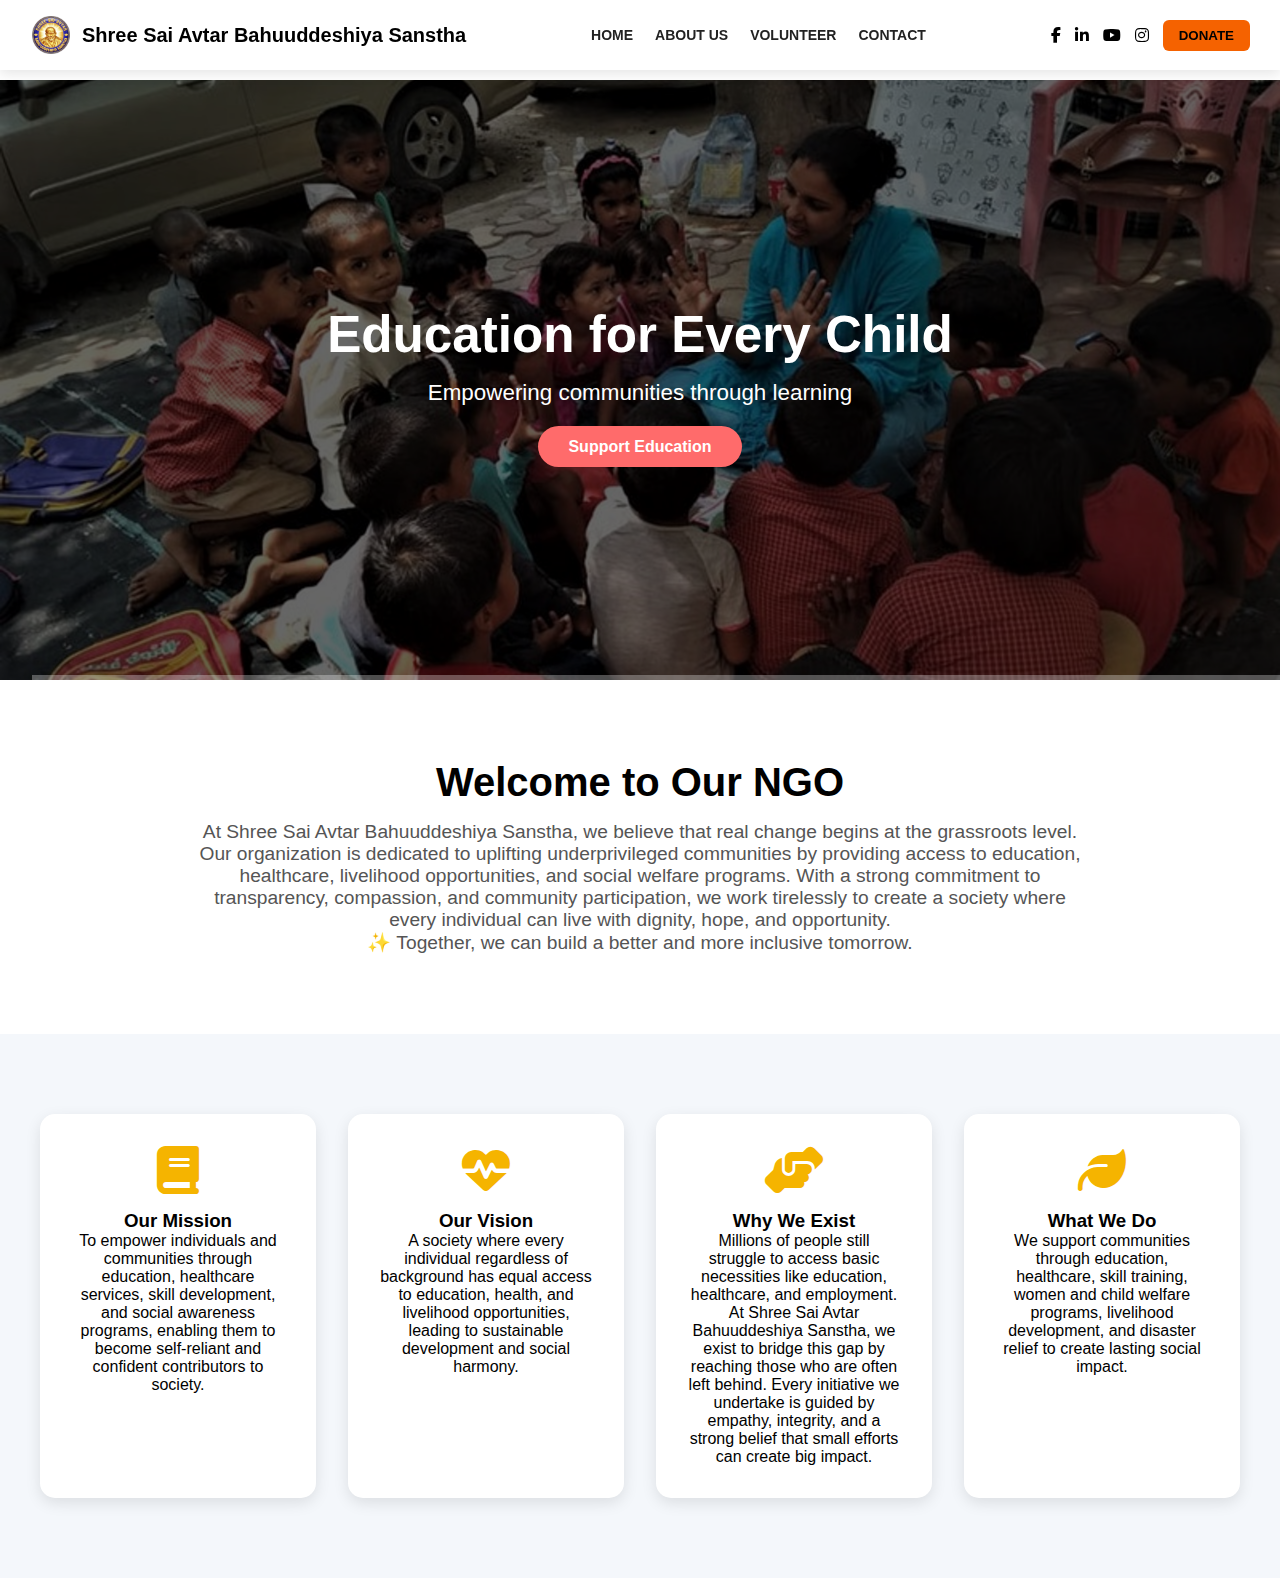
<file: index.html>
<!DOCTYPE html>
<html lang="en">
<head>
<meta charset="UTF-8">
<meta name="viewport" content="width=device-width, initial-scale=1.0">
<title>Shree Sai Avtar Bahuuddeshiya Sanstha</title>

<link rel="stylesheet"
 href="https://cdnjs.cloudflare.com/ajax/libs/font-awesome/6.5.0/css/all.min.css"/>

<style>
* { margin: 0; padding: 0; box-sizing: border-box; }
html { scroll-behavior: smooth; }

body {
  font-family: 'Segoe UI', Tahoma, Geneva, Verdana, sans-serif;
}

/* ================= NAVBAR ================= */
.navbar {
  position: fixed;
  top: 0;
  width: 100%;
  background: #fff;
  box-shadow: 0 4px 12px rgba(0,0,0,.1);
  z-index: 1000;
}

.nav-container {
  max-width: 1300px;
  margin: auto;
  padding: 14px 30px;
  display: flex;
  justify-content: space-between;
  align-items: center;
}

.logo {
  display: flex;
  align-items: center;
  gap: 10px;
  font-size: 20px;
  font-weight: bold;
  cursor: pointer;
}

.logo img {
  height: 42px;
}

.nav-links {
  display: flex;
  list-style: none;
  gap: 22px;
}

.nav-links a {
  text-decoration: none;
  color: #222;
  font-weight: 600;
  font-size: 14px;
}

.nav-links a.active {
  color: #f5b400;
  border-bottom: 2px solid #f5b400;
}

.nav-right {
  display: flex;
  align-items: center;
  gap: 14px;
}

.donate-btn {
  background: #f56200;
  border: none;
  padding: 8px 16px;
  border-radius: 6px;
  font-weight: bold;
  cursor: pointer;
}

.menu-toggle {
  display: none;
  flex-direction: column;
  gap: 5px;
  cursor: pointer;
}

.menu-toggle span {
  width: 28px;
  height: 3px;
  background: #000;
}

/* ================= HERO SLIDESHOW ================= */
.hero {
  margin-top: 80px;
  height: 600px;
  position: relative;
  overflow: hidden;
}

.slide {
  position: absolute;
  inset: 0;
  opacity: 0;
  transition: opacity 1.0s ease;
  background-size: cover;
  background-position: center;
  display: flex;
  justify-content: center;
  align-items: center;
}

.slide.active { opacity: 1; }

.slide::before {
  content: "";
  position: absolute;
  inset: 0;
  background: rgba(0,0,0,.6);
}

.slide-content {
  position: relative;
  color: white;
  text-align: center;
  max-width: 800px;
}

.slide-content h1 {
  font-size: 3.2rem;
  margin-bottom: 1rem;
}

.slide-content p {
  font-size: 1.4rem;
  margin-bottom: 2rem;
}


.cta-btn {
  padding: 12px 30px;
  background: #ff6b6b;
  color: white;
  border-radius: 30px;
  text-decoration: none;
  font-weight: bold;
}


.slide1 {
  background-image: url("images/education.jpg");
}

.slide2 {
  background-image: url("images/women_empowerment.jpg");
}

.slide3 {
  background-image: url("images/education.jpg");
}

/* Progress bar */
.hero-progress {
  position: absolute;
  bottom: 0;
  width: 100%;
  height: 5px;
  background: rgba(255,255,255,.3);
}

.hero-progress span {
  display: block;
  height: 100%;
  width: 0%;
  background: #f5b400;
  animation: progress 4s linear infinite;
}

@keyframes progress {
  from { width: 0%; }
  to { width: 100%; }
}

/* ================= SECTIONS ================= */
section { padding: 5rem 2rem; }

.welcome {
  text-align: center;
}

.welcome h2 { font-size: 2.5rem; margin-bottom: 1rem; }

.welcome p {
  max-width: 900px;
  margin: auto;
  font-size: 1.2rem;
  color: #555;
}

/* ================= OUR WORK ================= */
.our-work {
  background: #f4f7fb;
  text-align: center;
}

.our-work h2 {
  font-size: 2.5rem;
  margin-bottom: 3rem;
}

.work-grid {
  display: grid;
  grid-template-columns: repeat(auto-fit, minmax(250px,1fr));
  gap: 2rem;
  max-width: 1200px;
  margin: auto;
}

.work-card {
  background: white;
  padding: 2rem;
  border-radius: 15px;
  box-shadow: 0 5px 15px rgba(0,0,0,.1);
  transition: transform .3s;
}

.work-card:hover { transform: translateY(-10px); }

.work-card i {
  font-size: 3rem;
  color: #f5b400;
  margin-bottom: 1rem;
}

/* ================= RESPONSIVE ================= */
@media (max-width: 900px) {
  .nav-links {
    display: none;
    position: absolute;
    top: 70px;
    left: 0;
    right: 0;
    background: white;
    flex-direction: column;
    text-align: center;
  }
  .nav-links.active { display: flex; }
  .nav-right { display: none; }
  .menu-toggle { display: flex; }
}
</style>
</head>

<body>

<!-- NAVBAR -->
 
<nav class="navbar">
  <div class="nav-container">
    <div class="logo" onclick="window.location.href='index.html'">
      <img src="images/ngologo.png" alt="Logo">
      Shree Sai Avtar Bahuuddeshiya Sanstha
    </div>


    <ul class="nav-links" id="navLinks">
      <li><a href="#home">HOME</a></li>
     <li><a href="about.html">ABOUT US</a></li>
      <li><a href="volunteer.html">VOLUNTEER</a></li>
      <li><a href="contact.html">CONTACT</a></li>
    </ul>

    <div class="nav-right">
      <i class="fab fa-facebook-f"></i>
      <i class="fab fa-linkedin-in"></i>
      <i class="fab fa-youtube"></i>
      <i class="fab fa-instagram"></i>
<button class="donate-btn" onclick="window.location.href='donation.html'">
  DONATE
</button>

    </div>

    <div class="menu-toggle" onclick="toggleMenu()">
      <span></span><span></span><span></span>
    </div>
  </div>
</nav>

<!-- HERO SLIDESHOW -->
<section class="hero" id="home">
  <div class="slide slide1 active">
    <div class="slide-content">
      <h1>Education for Every Child</h1>
      <p>Empowering communities through learning</p>
      <a href="#" class="cta-btn">Support Education</a>
    </div>
  </div>

  <div class="slide slide2">
    <div class="slide-content">
      <h1>Healthcare for All</h1>
      <p>Accessible medical care for everyone</p>
      <a href="#" class="cta-btn">Support Healthcare</a>
    </div>
  </div>

  <div class="slide slide3">
    <div class="slide-content">
      <h1>Women Empowerment</h1>
      <p>Creating opportunities and dignity</p>
      <a href="#" class="cta-btn">Empower Women</a>
    </div>
  </div>

  <div class="hero-progress"><span></span></div>
</section>

<!-- ABOUT -->
<section class="welcome" id="about">
  <h2>Welcome to Our NGO</h2>
  <p>
    At Shree Sai Avtar Bahuuddeshiya Sanstha, we believe that real change begins at the grassroots level. Our organization is dedicated to uplifting underprivileged communities by providing access to education, healthcare, livelihood opportunities, and social welfare programs.
            With a strong commitment to transparency, compassion, and community participation, we work tirelessly to create a society where every individual can live with dignity, hope, and opportunity.

  </p>
  <p>
    ✨ Together, we can build a better and more inclusive tomorrow.
  </p>
</section>

<!-- OUR WORK -->
<section class="our-work" id="work">
    <div class="Our Mission">
<div class="work-grid">

    <div class="work-card"><i class="fas fa-book"></i><h3>Our Mission</h3><p>To empower individuals and communities through education, healthcare services, skill development, and social awareness programs, enabling them to become self-reliant and confident contributors to society.
                </p></div>
    <div class="work-card"><i class="fas fa-heartbeat"></i><h3>Our Vision</h3><p>A society where every individual regardless of background has equal access to education, health, and livelihood opportunities, leading to sustainable development and social harmony.
            </p></div>
    <div class="work-card"><i class="fas fa-hands-helping"></i><h3>Why We Exist</h3><p>Millions of people still struggle to access basic necessities like education, healthcare, and employment. At Shree Sai Avtar Bahuuddeshiya Sanstha, we exist to bridge this gap by reaching those who are often left behind.

Every initiative we undertake is guided by empathy, integrity, and a strong belief that small efforts can create big impact.
          </p></div>
    <div class="work-card"><i class="fas fa-leaf"></i><h3>What We Do</h3><p>We support communities through education, healthcare, skill training, women and child welfare programs, livelihood development, and disaster relief to create lasting social impact.
            </p></div>
  </div>


</section>



<script>
/* Mobile Menu */
function toggleMenu() {
  document.getElementById("navLinks").classList.toggle("active");
}

/* Sticky Active Nav */
const sections = document.querySelectorAll("section");
const navLinks = document.querySelectorAll(".nav-links a");

window.addEventListener("scroll", () => {
  let current = "";
  sections.forEach(section => {
    if (scrollY >= section.offsetTop - 120) {
      current = section.id;
    }
  });
  navLinks.forEach(link => {
    link.classList.remove("active");
    if (link.getAttribute("href") === "#" + current) {
      link.classList.add("active");
    }
  });
});

/* Slideshow */
let index = 0;
const slides = document.querySelectorAll(".slide");
const progress = document.querySelector(".hero-progress span");

setInterval(() => {
  slides[index].classList.remove("active");
  index = (index + 1) % slides.length;
  slides[index].classList.add("active");
  progress.style.animation = "none";
  progress.offsetHeight;
  progress.style.animation = "progress 4s linear infinite";
}, 4000);
</script>
</body>
</html>
</file>
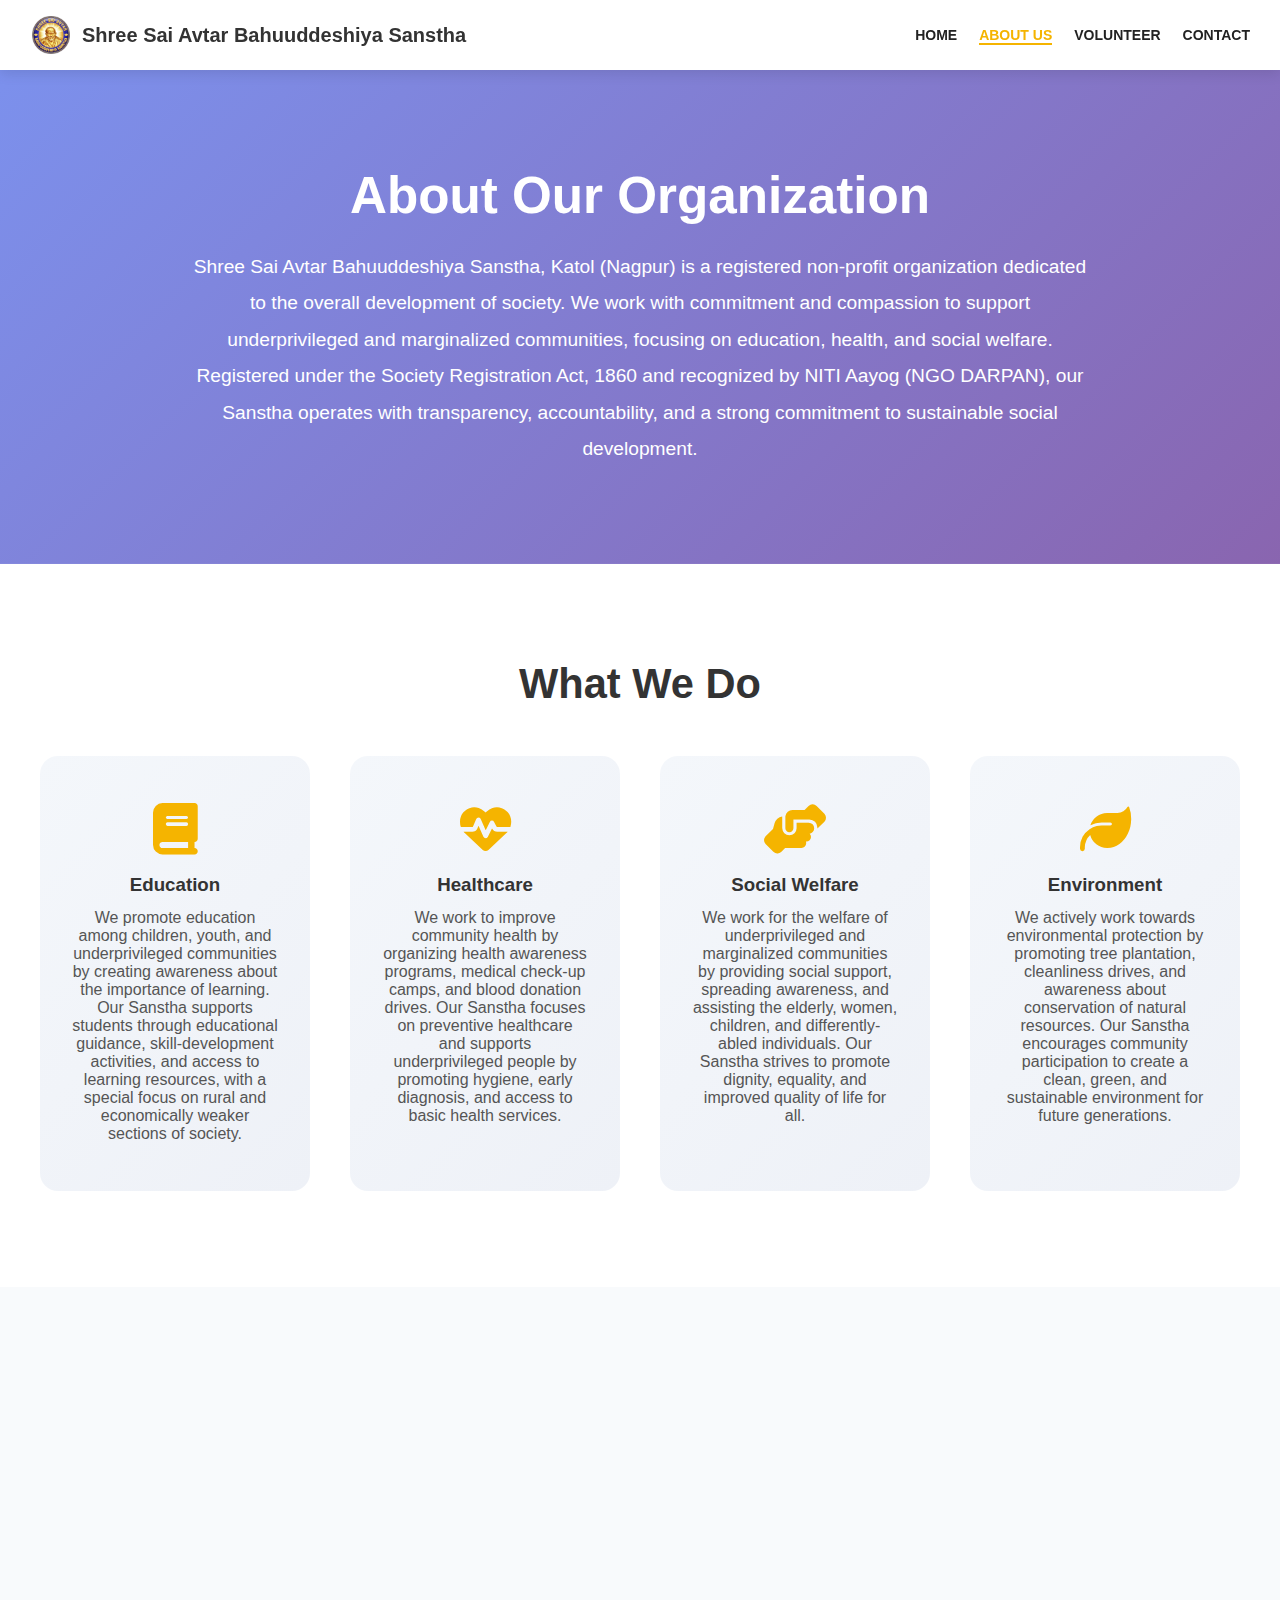
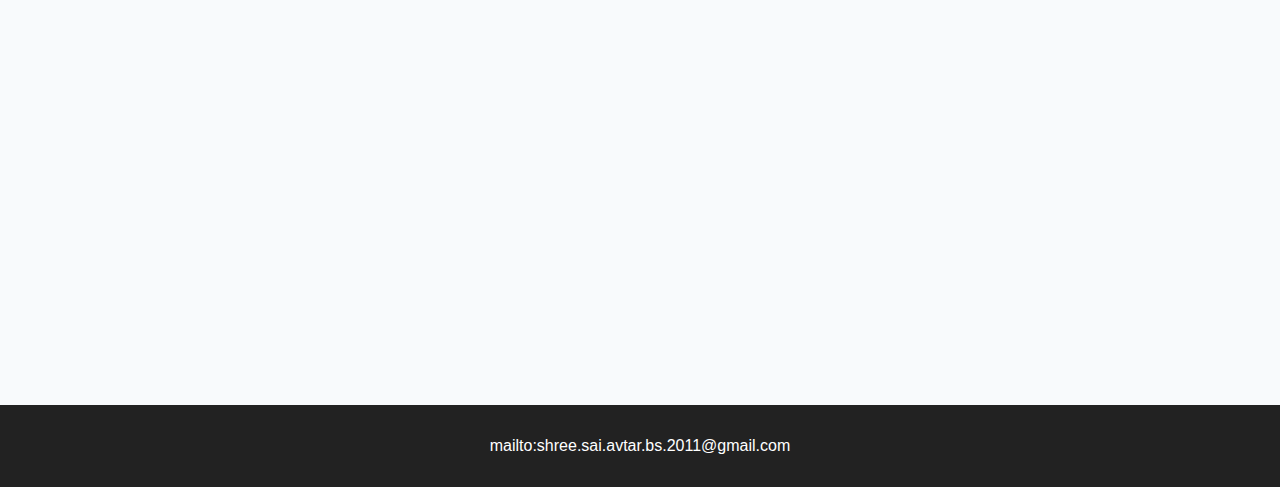
<file: about.html>
<!DOCTYPE html>
<html lang="en">
<head>
<meta charset="UTF-8">
<meta name="viewport" content="width=device-width, initial-scale=1.0">
<title>About Us | Shree Sai Avtar Bahuuddeshiya Sanstha</title>

<link rel="stylesheet"
 href="https://cdnjs.cloudflare.com/ajax/libs/font-awesome/6.5.0/css/all.min.css"/>

<style>

/* ================= GLOBAL ================= */
* { margin: 0; padding: 0; box-sizing: border-box; }
html { scroll-behavior: smooth; }

body {
  font-family: 'Segoe UI', Tahoma, Geneva, Verdana, sans-serif;
  background: #f8fafc;
  color: #333;
}

/* ================= NAVBAR ================= */
.navbar {
  position: sticky;
  top: 0;
  background: #fff;
  box-shadow: 0 4px 12px rgba(0,0,0,.1);
  z-index: 1000;
}

.nav-container {
  max-width: 1300px;
  margin: auto;
  padding: 14px 30px;
  display: flex;
  justify-content: space-between;
  align-items: center;
}

.logo {
  display: flex;
  align-items: center;
  gap: 10px;
  font-size: 20px;
  font-weight: bold;
  cursor: pointer;
}

.logo img {
  height: 42px;
}

.nav-links {
  list-style: none;
  display: flex;
  gap: 22px;
}

.nav-links a {
  text-decoration: none;
  color: #222;
  font-weight: 600;
  font-size: 14px;
}

.nav-links a.active {
  color: #f5b400;
  border-bottom: 2px solid #f5b400;
}

/* ================= SECTIONS ================= */
section {
  padding: 6rem 2rem;
}

h2 {
  font-size: 2.6rem;
  margin-bottom: 3rem;
  text-align: center;
}

/* ================= SCROLL ANIMATION ================= */
.fade-in {
  opacity: 0;
  transform: translateY(40px);
  transition: all 1s ease;
}

.fade-in.show {
  opacity: 1;
  transform: translateY(0);
}

/* ================= ABOUT INTRO ================= */
.about-hero {
  background: linear-gradient(135deg, rgba(102,126,234,.85), rgba(118,75,162,.85)),
              url('https://images.unsplash.com/photo-1523580846011-d3a5bc25702b');
  background-size: cover;
  background-position: center;
  color: white;
  text-align: center;
}

.about-hero h1 {
  font-size: 3.2rem;
  margin-bottom: 1.5rem;
}

.about-hero p {
  max-width: 900px;
  margin: auto;
  font-size: 1.2rem;
  line-height: 1.9;
}

/* ============ WHAT WE DO ============ */
.what-we-do {
  background: white;
}

.work-grid {
  max-width: 1200px;
  margin: auto;
  display: grid;
  grid-template-columns: repeat(auto-fit, minmax(240px, 1fr));
  gap: 2.5rem;
}

.work-card {
  background: linear-gradient(135deg, #f4f7fb, #eef1f7);
  padding: 3rem 2rem;
  border-radius: 18px;
  text-align: center;
  transition: all 0.4s ease;
  position: relative;
  overflow: hidden;
}

.work-card::before {
  content: "";
  position: absolute;
  inset: 0;
  background: linear-gradient(135deg, #667eea, #764ba2);
  opacity: 0;
  transition: opacity 0.4s;
}

.work-card * {
  position: relative;
  z-index: 1;
}

.work-card i {
  font-size: 3.2rem;
  color: #f5b400;
  margin-bottom: 1.2rem;
  transition: transform 0.4s;
}

.work-card h3 {
  margin-bottom: 0.8rem;
}

.work-card p {
  color: #555;
}

.work-card:hover::before {
  opacity: 0.95;
}

.work-card:hover {
  transform: translateY(-15px);
}

.work-card:hover i,
.work-card:hover h3,
.work-card:hover p {
  color: white;
}

.work-card:hover i {
  transform: scale(1.15);
}

/* ============ LEADERSHIP ============ */
.leadership {
  background: linear-gradient(135deg, #eef2f7, #d9e4f5);
}

.team-grid {
  max-width: 900px;
  margin: auto;
  display: grid;
  grid-template-columns: repeat(auto-fit, minmax(260px, 1fr));
  gap: 3rem;
}

.team-card {
  background: white;
  border-radius: 20px;
  overflow: hidden;
  box-shadow: 0 15px 35px rgba(0,0,0,.15);
  transition: transform 0.4s, box-shadow 0.4s;
}

.team-card:hover {
  transform: translateY(-18px);
  box-shadow: 0 25px 45px rgba(0,0,0,.25);
}

.team-card img {
  width: 100%;
  height: 320px;
  object-fit: cover;
  transition: transform 0.5s;
}

.team-card:hover img {
  transform: scale(1.08);
}

.team-info {
  padding: 1.8rem;
  text-align: center;
}

.team-info h3 {
  margin-bottom: 0.5rem;
}

.team-info span {
  color: #667eea;
  font-weight: bold;
}


/* ================= MODAL ================= */
.modal {
  position: fixed;
  inset: 0;
  background: rgba(0,0,0,.6);
  display: none;
  align-items: center;
  justify-content: center;
  z-index: 2000;
}

.modal-content {
  background: white;
  padding: 2.5rem;
  border-radius: 15px;
  max-width: 500px;
  text-align: center;
  animation: scaleIn .4s ease;
}

@keyframes scaleIn {
  from { transform: scale(.7); opacity: 0; }
  to { transform: scale(1); opacity: 1; }
}

.close {
  font-size: 1.5rem;
  cursor: pointer;
  float: right;
}

/* ================= FOOTER ================= */
footer {
  background: #222;
  color: white;
  text-align: center;
  padding: 2rem;
}
</style>
</head>

<body>

<!-- NAVBAR -->
<nav class="navbar">
  <div class="nav-container">
    <div class="logo" onclick="window.location.href='index.html'">
      <img src="images/ngologo.png" alt="Logo">
      Shree Sai Avtar Bahuuddeshiya Sanstha
    </div>

    <ul class="nav-links">
        
      <li><a href="index.html">HOME</a></li>
      <li><a href="#" class="active">ABOUT US</a></li>
      <li><a href="volunteer.html">VOLUNTEER</a></li>
      <li><a href="index.html#contact">CONTACT</a></li>
    </ul>
  </div>
</nav>

<!-- ABOUT INTRO -->
<section class="about-hero fade-in">
  <h1>About Our Organization</h1>
  <p>
    Shree Sai Avtar Bahuuddeshiya Sanstha, Katol (Nagpur) is a registered non-profit organization dedicated to the overall development of society. We work with commitment and compassion to support underprivileged and marginalized communities, focusing on education, health, and social welfare.

Registered under the Society Registration Act, 1860 and recognized by NITI Aayog (NGO DARPAN), our Sanstha operates with transparency, accountability, and a strong commitment to sustainable social development.
  </p>
</section>

<!-- WHAT WE DO -->
<section class="what-we-do fade-in">
  <h2>What We Do</h2>
  <div class="work-grid">
    <div class="work-card"><i class="fas fa-book"></i><h3>Education</h3><p>We promote education among children, youth, and underprivileged communities by creating awareness about the importance of learning. Our Sanstha supports students through educational guidance, skill-development activities, and access to learning resources, with a special focus on rural and economically weaker sections of society.</p></div>
    <div class="work-card"><i class="fas fa-heartbeat"></i><h3>Healthcare</h3><P>We work to improve community health by organizing health awareness programs, medical check-up camps, and blood donation drives. Our Sanstha focuses on preventive healthcare and supports underprivileged people by promoting hygiene, early diagnosis, and access to basic health services.</P></div>
    <div class="work-card"><i class="fas fa-hands-helping"></i><h3>Social Welfare</h3><P>We work for the welfare of underprivileged and marginalized communities by providing social support, spreading awareness, and assisting the elderly, women, children, and differently-abled individuals. Our Sanstha strives to promote dignity, equality, and improved quality of life for all.</P></div>
    <div class="work-card"><i class="fas fa-leaf"></i><h3>Environment</h3><P>We actively work towards environmental protection by promoting tree plantation, cleanliness drives, and awareness about conservation of natural resources. Our Sanstha encourages community participation to create a clean, green, and sustainable environment for future generations.</P></div>
  </div>
</section>

<!-- LEADERSHIP -->
<section class="leadership fade-in">
  <h2>Our Leadership</h2>
  <div class="team-grid">
    <div class="team-card" onclick="openModal('AMRUT DADAJI BHUDE','President of the organization')">
      <img src="images/president.jpeg">
      <div class="team-info"><h3>AMRUT DADAJI BHUDE</h3><span>President</span></div>
    </div>

    <div class="team-card" onclick="openModal('SHAILESH AMRUTRAO BHUDE','Secretary of the organization')">
      <img src="images/secretary.jpeg">
      <div class="team-info"><h3>SHAILESH AMRUTRAO BHUDE</h3><span>Secretary</span></div>
    </div>
  </div>
</section>

<!-- MODAL -->
<div class="modal" id="modal">
  <div class="modal-content">
    <span class="close" onclick="closeModal()">×</span>
    <h3 id="modalTitle"></h3>
    <p id="modalText"></p>
  </div>
</div>

<!-- FOOTER -->
<footer>
  <p>mailto:shree.sai.avtar.bs.2011@gmail.com</p>
</footer>

<script>
/* Scroll Animations */
const faders = document.querySelectorAll('.fade-in');
const observer = new IntersectionObserver(entries => {
  entries.forEach(entry => {
    if (entry.isIntersecting) {
      entry.target.classList.add('show');
    }
  });
});
faders.forEach(f => observer.observe(f));

/* Modal */
function openModal(title, text) {
  document.getElementById("modalTitle").innerText = title;
  document.getElementById("modalText").innerText = text;
  document.getElementById("modal").style.display = "flex";
}

function closeModal() {
  document.getElementById("modal").style.display = "none";
}
</script>

</body>
</html>
</file>
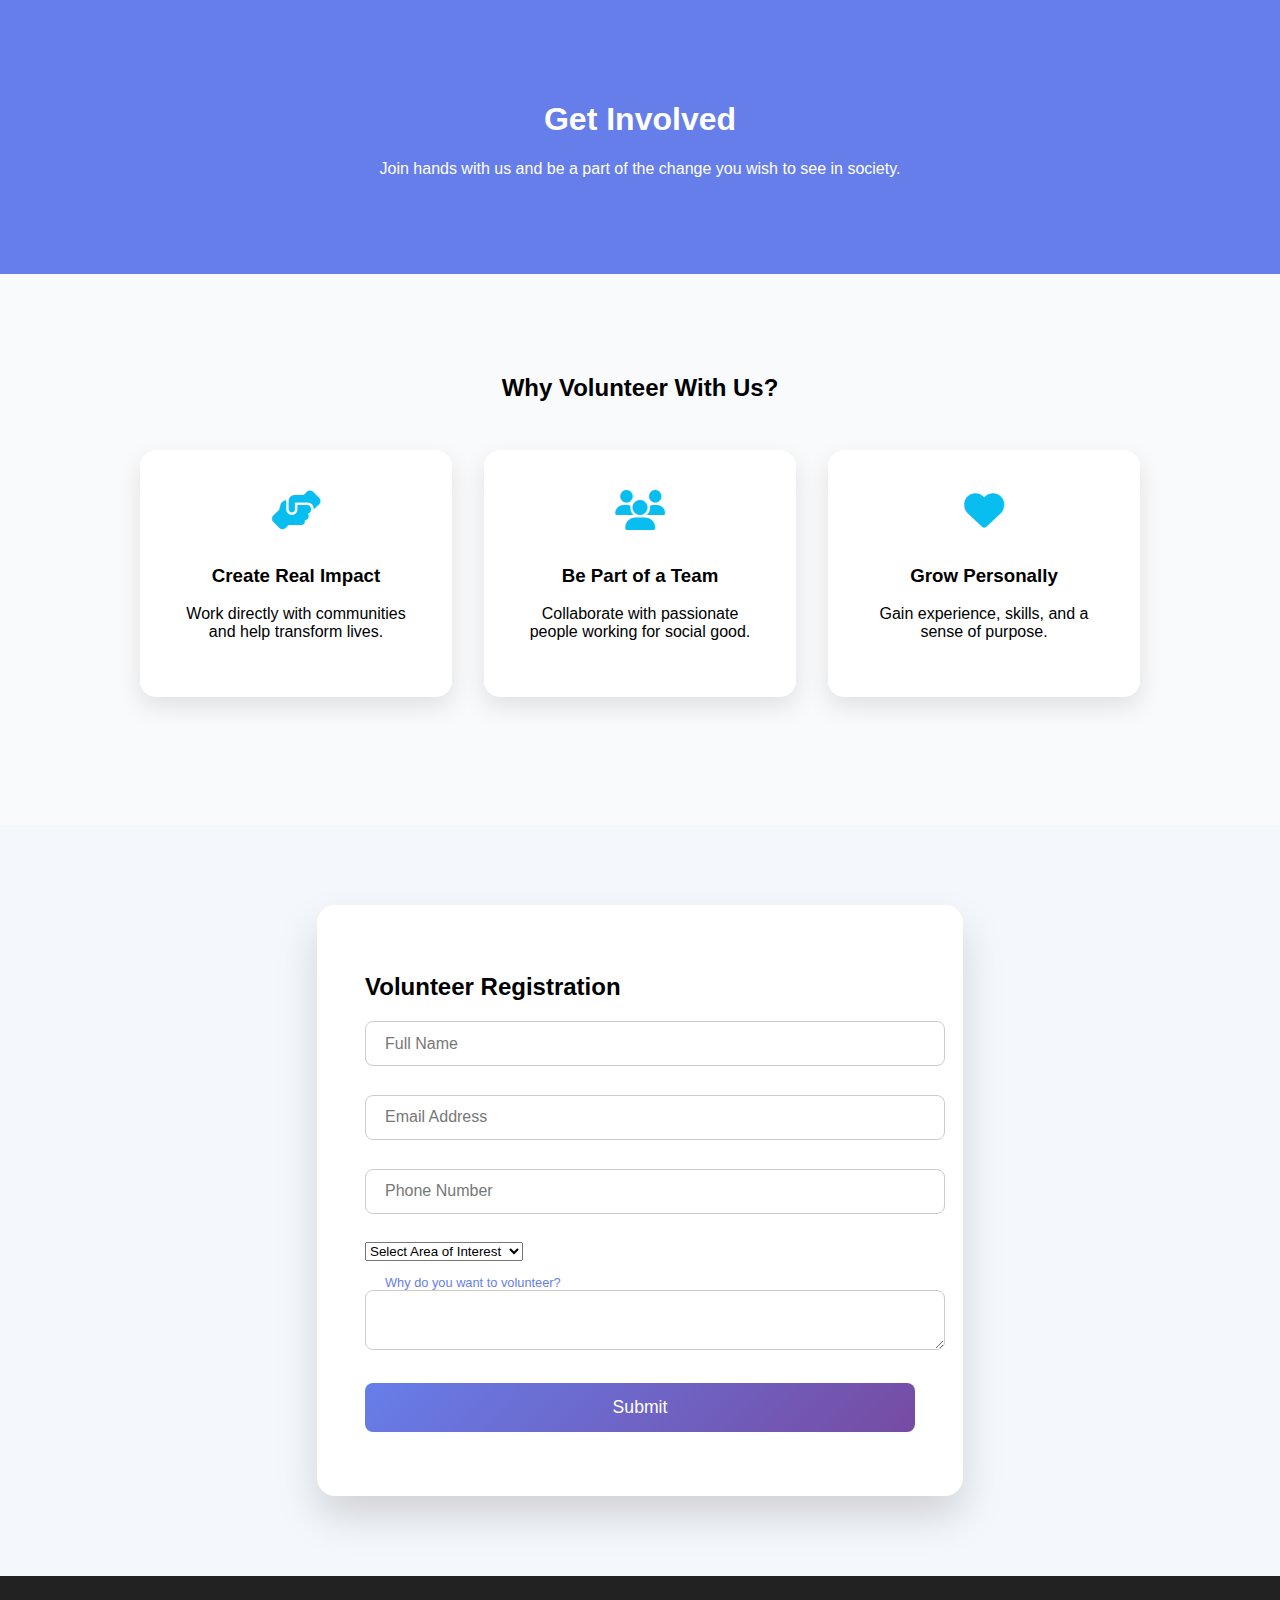
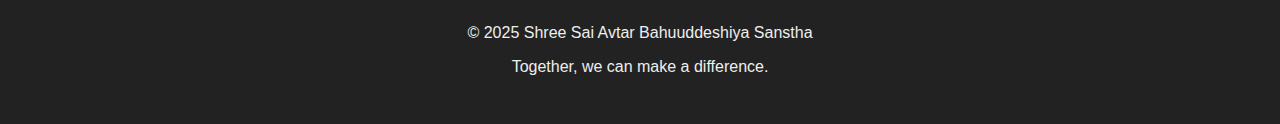
<file: volunteer.html>
<!DOCTYPE html>
<html lang="en">
<head>
<meta charset="UTF-8">
<meta name="viewport" content="width=device-width, initial-scale=1.0">
<title>Get Involved | Shree Sai Avtar Bahuuddeshiya Sanstha</title>

<link rel="stylesheet" href="https://cdnjs.cloudflare.com/ajax/libs/font-awesome/6.5.0/css/all.min.css">
<link rel="stylesheet" href="style.css">
</head>

<body>

<!-- ================= HERO ================= -->
<section class="volunteer-hero">
  <h1 class="fade-down">Get Involved</h1>
  <p class="fade-up">
    Join hands with us and be a part of the change you wish to see in society.
  </p>
</section>

<!-- ================= WHY VOLUNTEER ================= -->
<section class="why-volunteer">
  <h2 class="fade-up">Why Volunteer With Us?</h2>

  <div class="why-grid fade-in">
    <div class="why-card">
      <i class="fas fa-hands-helping"></i>
      <h3>Create Real Impact</h3>
      <p>Work directly with communities and help transform lives.</p>
    </div>

    <div class="why-card">
      <i class="fas fa-users"></i>
      <h3>Be Part of a Team</h3>
      <p>Collaborate with passionate people working for social good.</p>
    </div>

    <div class="why-card">
      <i class="fas fa-heart"></i>
      <h3>Grow Personally</h3>
      <p>Gain experience, skills, and a sense of purpose.</p>
    </div>
  </div>
</section>

<!-- ================= VOLUNTEER FORM ================= -->
<section class="volunteer-form-section">
  <div class="volunteer-form-card fade-in">

    <h2>Volunteer Registration</h2>

    <form id="volunteerForm" novalidate>

      <div class="field">
        <input type="text" id="vname" required>
        <label>Full Name</label>
        <small></small>
      </div>

      <div class="field">
        <input type="email" id="vemail" required>
        <label>Email Address</label>
        <small></small>
      </div>

      <div class="field">
        <input type="tel" id="vphone" required>
        <label>Phone Number</label>
        <small></small>
      </div>

      <div class="field">
        <select id="interest" required>
          <option value="">Select Area of Interest</option>
          <option>Education</option>
          <option>Healthcare</option>
          <option>Women Empowerment</option>
          <option>Environment</option>
          <option>Social Welfare</option>
        </select>
        <small></small>
      </div>

      <div class="field textarea">
        <textarea id="vmessage"></textarea>
        <label>Why do you want to volunteer?</label>
        <small></small>
      </div>

      <button type="submit" class="send-btn">Submit</button>
      <p class="success-msg" id="volunteerSuccess"></p>

    </form>
  </div>
</section>

<!-- ================= FOOTER ================= -->
<footer class="site-footer">
  <p>© 2025 Shree Sai Avtar Bahuuddeshiya Sanstha</p>
  <p>Together, we can make a difference.</p>
</footer>

<script src="script.js"></script>
</body>
</html>
</file>
<file: style.css>
body {
  margin: 0;
  font-family: Arial, sans-serif;
  background-color: #f4f9f9;
}


/* ================= NAVBAR ================= */
.navbar {
  position: fixed;
  top: 0;
  width: 100%;
  background: #fff;
  box-shadow: 0 4px 12px rgba(0,0,0,.1);
  z-index: 1000;
}

.nav-container {
  max-width: 1300px;
  margin: auto;
  padding: 14px 30px;
  display: flex;
  justify-content: space-between;
  align-items: center;
}

.logo {
  display: flex;
  align-items: center;
  gap: 10px;
  font-size: 20px;
  font-weight: bold;
  cursor: pointer;
}

.logo img {
  height: 42px;
}

.nav-links {
  display: flex;
  list-style: none;
  gap: 22px;
}

.nav-links a {
  text-decoration: none;
  color: #222;
  font-weight: 600;
  font-size: 14px;
}

.nav-links a.active {
  color: #f5b400;
  border-bottom: 2px solid #f5b400;
}

.nav-right {
  display: flex;
  align-items: center;
  gap: 14px;
}

.donate-btn {
  background: #f56200;
  border: none;
  padding: 8px 16px;
  border-radius: 6px;
  font-weight: bold;
  cursor: pointer;
}

.menu-toggle {
  display: none;
  flex-direction: column;
  gap: 5px;
  cursor: pointer;
}

.menu-toggle span {
  width: 28px;
  height: 3px;
  background: #000;
}



.slide-content h1,
.slide-content p {
  animation: fadeUp 1s ease forwards;
}

@keyframes fadeUp {
  from { opacity: 0; transform: translateY(20px); }
  to { opacity: 1; transform: translateY(0); }
}


.slide {
  pointer-events: none;
}

.slide.active {
  pointer-events: auto;
  z-index: 2;
}
.slide {
  transition: opacity 1.5s ease;
}



/* ================= RESPONSIVE ================= */
@media (max-width: 900px) {
  .nav-links {
    display: none;
    position: absolute;
    top: 70px;
    left: 0;
    right: 0;
    background: white;
    flex-direction: column;
    text-align: center;
  }
  .nav-links.active { display: flex; }
  .nav-right { display: none; }
  .menu-toggle { display: flex; }
}

/* Sections */
.section {
  padding: 80px 40px;
  text-align: center;
}

.section h1 {
  color: #2c7a7b;
}

.section p {
  font-size: 18px;
}

/* ================= HERO ================= */
.contact-hero {
  padding: 5rem 2rem;
  text-align: center;
  background: linear-gradient(135deg,#667eea,#764ba2);
  color: white;
}

.fade-down { animation: fadeDown 1s ease; }
.fade-up { animation: fadeUp 1.2s ease; }
.fade-in { animation: fadeIn 1.3s ease; }

@keyframes fadeDown {
  from {opacity:0; transform:translateY(-40px);}
  to {opacity:1; transform:translateY(0);}
}
@keyframes fadeUp {
  from {opacity:0; transform:translateY(40px);}
  to {opacity:1; transform:translateY(0);}
}
@keyframes fadeIn {
  from {opacity:0;}
  to {opacity:1;}
}

/* ================= FORM ================= */
.contact-form-section {
  padding: 5rem 2rem;
  display: flex;
  justify-content: center;
  background: #f4f7fb;
}

.contact-form-card {
  width: 100%;
  max-width: 500px;
  background: rgba(255,255,255,.95);
  padding: 3rem;
  border-radius: 18px;
  box-shadow: 0 20px 40px rgba(0,0,0,.15);
}

.contact-form-card h2 {
  text-align: center;
  margin-bottom: 2rem;
}

.field {
  position: relative;
  margin-bottom: 1.8rem;
}

.field input,
.field textarea {
  width: 100%;
  padding: 14px;
  border: 1px solid #ccc;
  border-radius: 8px;
  outline: none;
}

.field label {
  position: absolute;
  top: 50%;
  left: 14px;
  transform: translateY(-50%);
  color: #777;
  pointer-events: none;
  transition: .3s;
  background: white;
  padding: 0 6px;
}

.field input:focus + label,
.field input:valid + label,
.field textarea:focus + label,
.field textarea:valid + label {
  top: -8px;
  font-size: .8rem;
  color: #667eea;
}

.field small {
  color: rgb(8, 203, 237);
  font-size: .8rem;
}

.send-btn {
  width: 100%;
  padding: 14px;
  background: linear-gradient(135deg,#667eea,#764ba2);
  color: white;
  border: none;
  border-radius: 8px;
  font-size: 1.1rem;
  cursor: pointer;
  transition: transform .3s;
}

.send-btn:hover {
  transform: scale(1.03);
}

.success-msg {
  color: green;
  text-align: center;
  margin-top: 1rem;
  font-weight: bold;
}

/* ================= GET IN TOUCH ================= */
.get-in-touch {
  padding: 5rem 2rem;
  text-align: center;
}

.touch-grid {
  display: grid;
  grid-template-columns: repeat(auto-fit,minmax(220px,1fr));
  gap: 2rem;
  max-width: 900px;
  margin: 2rem auto;
}

.touch-card {
  background: white;
  padding: 2rem;
  border-radius: 15px;
  box-shadow: 0 10px 25px rgba(0,0,0,.1);
  transition: transform .3s;
}

.touch-card:hover {
  transform: translateY(-10px);
}

.touch-card i {
  font-size: 2rem;
  color: #667eea;
  margin-bottom: 1rem;
}

.touch-social i {
  font-size: 1.4rem;
  margin: 0 12px;
  cursor: pointer;
}

/* ================= FOOTER ================= */
.site-footer {
  background: #222;
  color: #eee;
  text-align: center;
  padding: 2rem;
}

/* ================= VOLUNTEER PAGE ================= */

.volunteer-hero {
  padding: 5rem 2rem;
  text-align: center;
  background: linear-gradient(135deg,#667eea,#667eea);
  color: white;
}

.why-volunteer {
  padding: 5rem 2rem;
  text-align: center;
  background: #f8fafc;
}

.why-grid {
  display: grid;
  grid-template-columns: repeat(auto-fit,minmax(250px,1fr));
  gap: 2rem;
  max-width: 1000px;
  margin: 3rem auto;
}

.why-card {
  background: white;
  padding: 2.5rem;
  border-radius: 16px;
  box-shadow: 0 10px 25px rgba(0,0,0,.1);
  transition: transform .3s;
}

.why-card:hover {
  transform: translateY(-10px);
}

.why-card i {
  font-size: 2.5rem;
  color: #08bef1;
  margin-bottom: 1rem;
}

.volunteer-form-section {
  padding: 5rem 2rem;
  display: flex;
  justify-content: center;
  background: #f4f7fb;
}

.volunteer-form-card {
  max-width: 550px;
  width: 100%;
  background: white;
  padding: 3rem;
  border-radius: 18px;
  box-shadow: 0 20px 40px rgba(0,0,0,.15);
}

/* ================= DONATION PAGE ================= */

.donation-hero {
  padding: 5rem 2rem;
  text-align: center;
  background: linear-gradient(135deg,#00b09b,#96c93d);
  color: white;
}

.donation-section {
  padding: 5rem 2rem;
  text-align: center;
  background: #f8fafc;
}

.donation-grid {
  display: grid;
  grid-template-columns: repeat(auto-fit,minmax(180px,1fr));
  gap: 1.5rem;
  max-width: 800px;
  margin: 3rem auto;
}

.donation-card {
  background: white;
  padding: 2rem;
  font-size: 1.5rem;
  font-weight: bold;
  border-radius: 15px;
  box-shadow: 0 10px 25px rgba(0,0,0,.1);
  cursor: pointer;
  transition: transform .3s, background .3s;
}

.donation-card:hover {
  transform: translateY(-8px);
  background: #e8f5e9;
}

.donate-btn-ui {
  margin-top: 2rem;
  width: auto;
  padding: 14px 40px;
}

.donation-causes {
  padding: 5rem 2rem;
  text-align: center;
}

.cause-grid {
  display: grid;
  grid-template-columns: repeat(auto-fit,minmax(250px,1fr));
  gap: 2rem;
  max-width: 1000px;
  margin: 3rem auto;
}

.cause-card {
  background: white;
  padding: 2.5rem;
  border-radius: 18px;
  box-shadow: 0 15px 35px rgba(0,0,0,.12);
  transition: transform .3s;
}

.cause-card:hover {
  transform: translateY(-10px);
}

.cause-card i {
  font-size: 2.5rem;
  color: #00b09b;
  margin-bottom: 1rem;
}

.donation-trust {
  padding: 4rem 2rem;
  background: #f4f7fb;
  text-align: center;
}
.donation-card.active {
  border: 2px solid #00b09b;
  background: #e8f5e9;
}

.logout-btn {
  background: #ff4d4d;
  color: white;
  border: none;
  padding: 10px 18px;
  border-radius: 6px;
  cursor: pointer;
  float: right;
}

.admin-tabs {
  position: relative;
  z-index: 10;
}

.donation-section {
  min-height: 100vh;
  display: flex;
  justify-content: center;
  align-items: center;
  background: linear-gradient(135deg, #0ea5e9, #38bdf8);
  padding: 2rem;
}

.donation-card {
  background: #fff;
  padding: 2.5rem;
  border-radius: 15px;
  max-width: 400px;
  width: 100%;
  text-align: center;
  box-shadow: 0 15px 30px rgba(0,0,0,0.15);
}

.donation-card h2 {
  margin-bottom: 1rem;
}

.donation-card p {
  color: #555;
  margin-bottom: 1.5rem;
}

.donation-card input {
  width: 100%;
  padding: 12px;
  font-size: 16px;
  margin-bottom: 1.2rem;
  border-radius: 8px;
  border: 1px solid #ccc;
}

.donation-note {
  font-size: 13px;
  color: #777;
  margin-top: 1rem;
}


.stat-box {
  background: #f1f5f9;
  padding: 20px;
  border-radius: 10px;
  width: 220px;
  box-shadow: 0 4px 10px rgba(0,0,0,0.1);
}
.stat-box h3 {
  margin-bottom: 10px;
}
.stat-box p {
  font-size: 22px;
  font-weight: bold;
  color: #0ea5e9;
}
</file>
